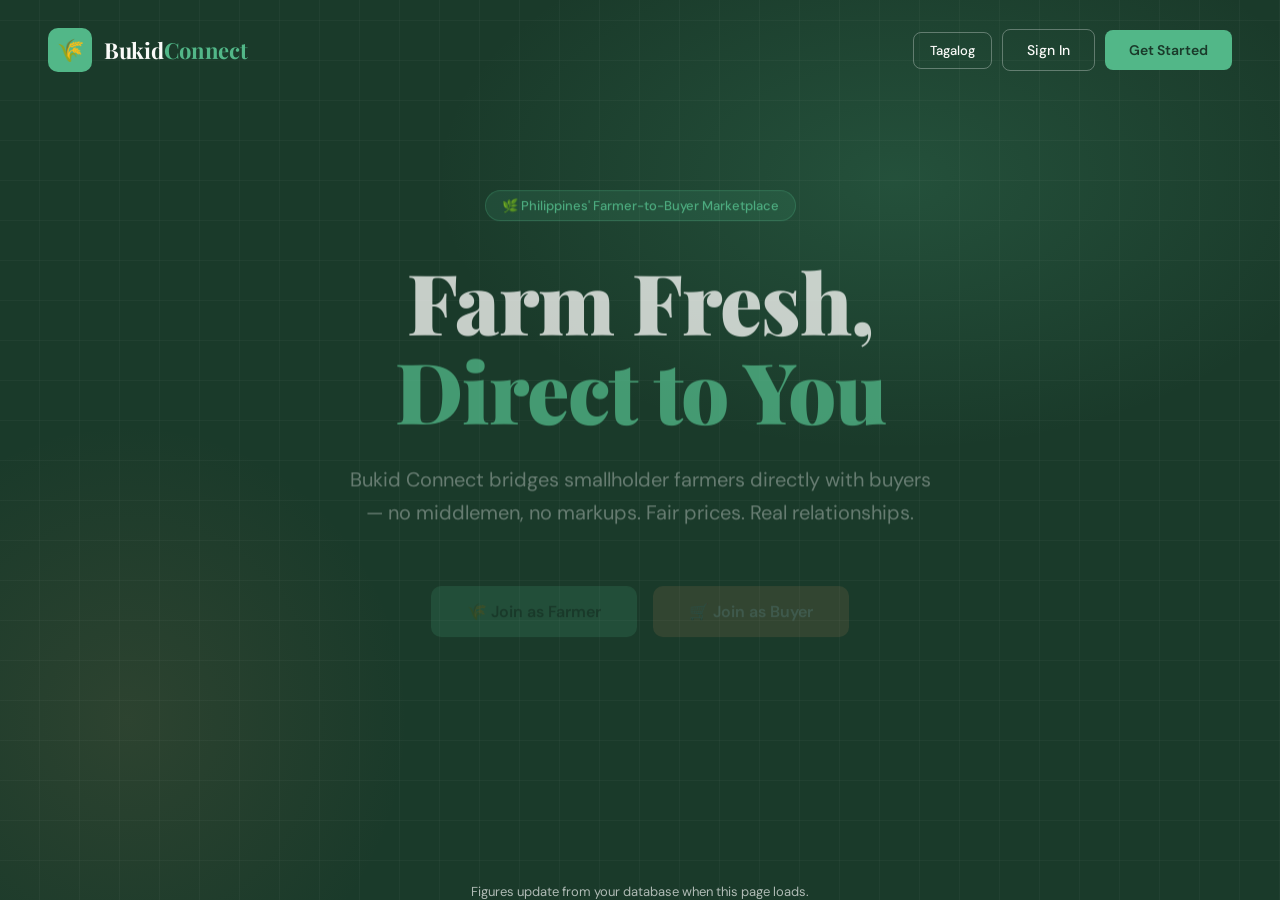
<file: index.html>
<!DOCTYPE html>
<html lang="en">
<head>
<meta charset="UTF-8"/>
<meta http-equiv="refresh" content="0;url=html/en/index.html"/>
<title>Bukid Connect — Redirecting…</title>
<link rel="canonical" href="html/en/index.html"/>
</head>
<body>
<p>Redirecting to <a href="html/en/index.html">Bukid Connect</a>…</p>
</body>
</html>
</file>
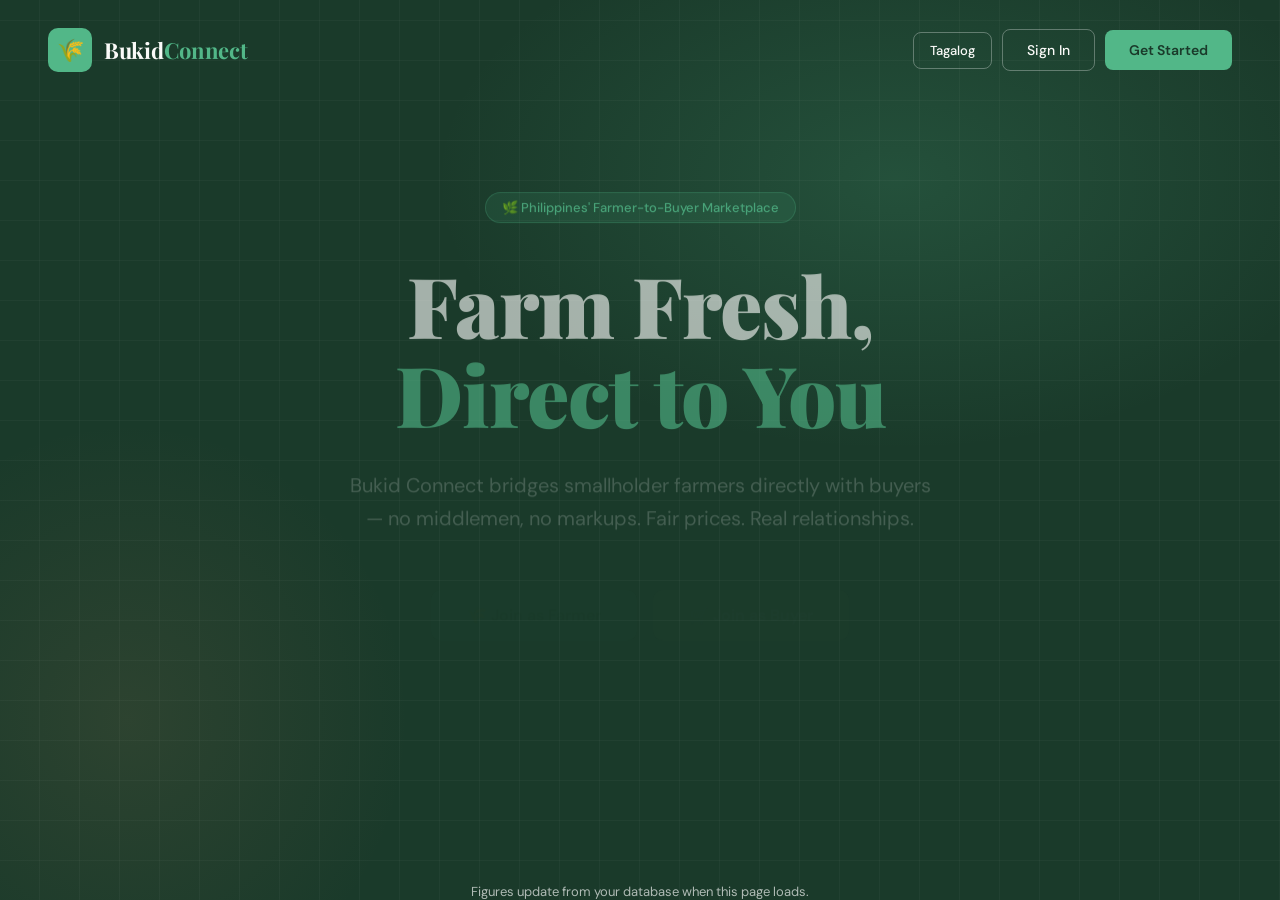
<file: html/index.html>
<!DOCTYPE html>
<html lang="en">
<head>
<meta charset="UTF-8"/>
<meta http-equiv="refresh" content="0;url=en/index.html"/>
<title>Bukid Connect — Redirecting…</title>
<link rel="canonical" href="en/index.html"/>
</head>
<body>
<p>Redirecting to <a href="en/index.html">English app</a>…</p>
</body>
</html>
</file>
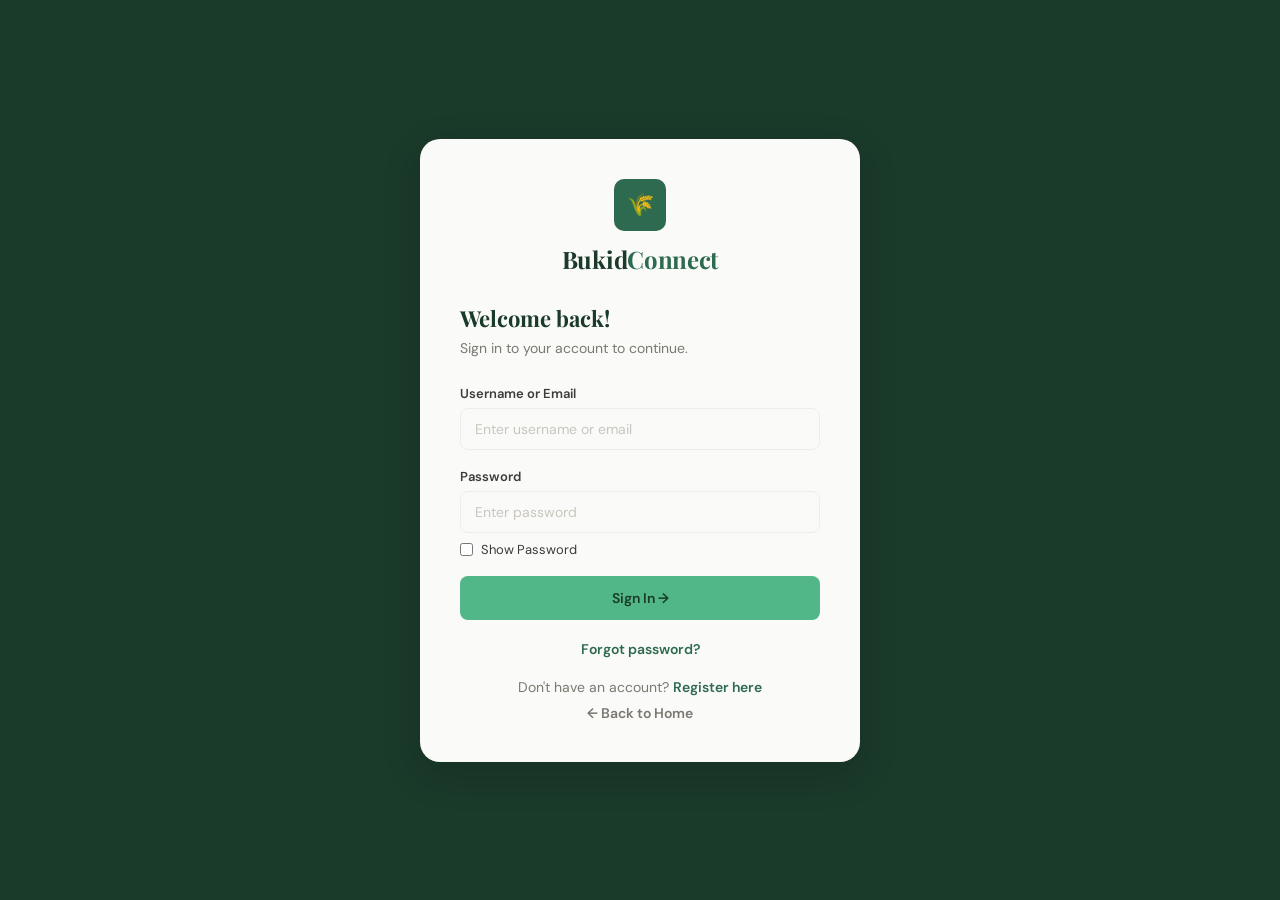
<file: html/admin/index.html>
<!DOCTYPE html>
<html lang="en">
<head>
<meta charset="UTF-8"/>
<meta http-equiv="refresh" content="0;url=../en/index.html?join=admin"/>
<title>Bukid Connect — Admin</title>
</head>
<body>
<p>Opening sign-in for administrators… <a href="../en/index.html?join=admin">Continue</a></p>
</body>
</html>
</file>
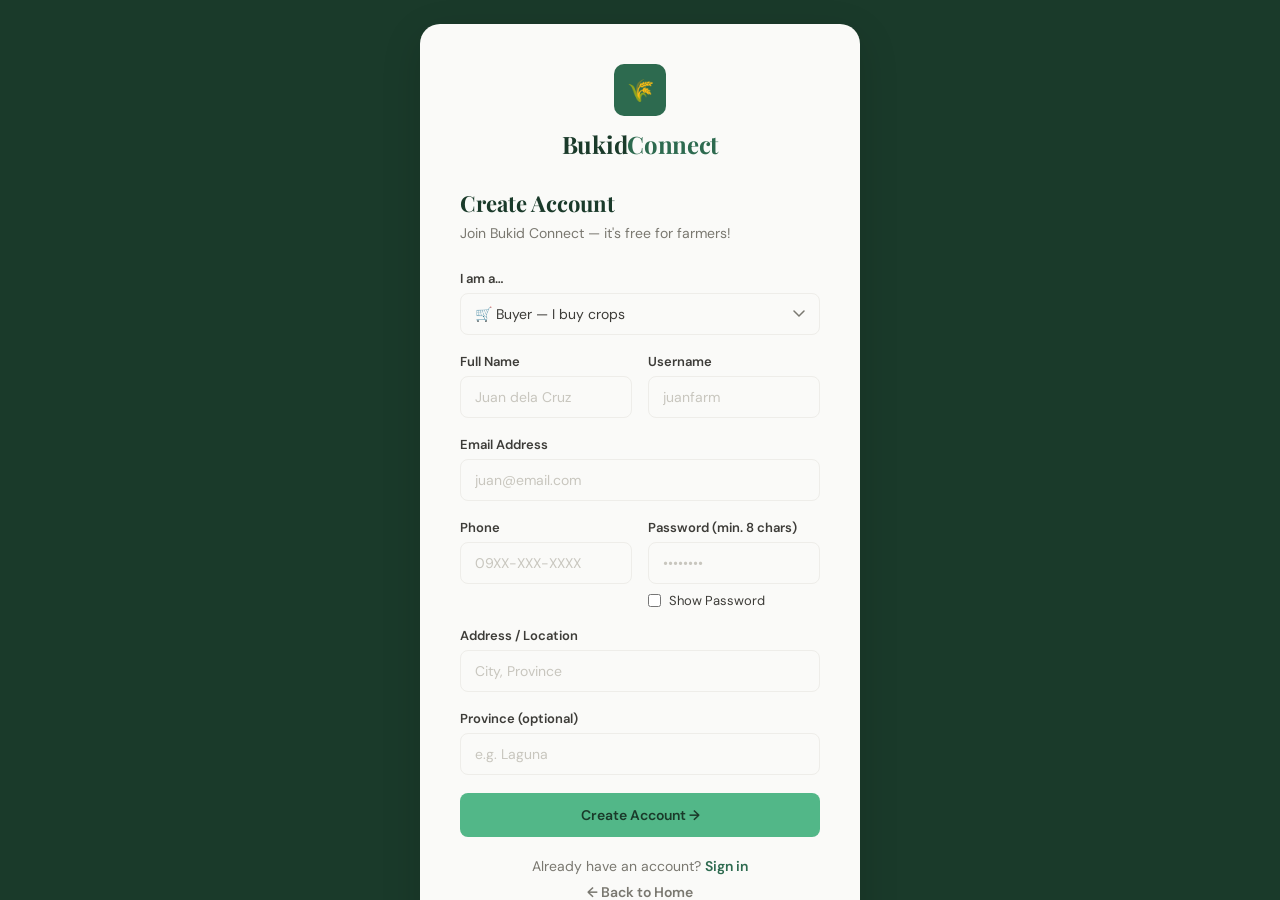
<file: html/buyer/index.html>
<!DOCTYPE html>
<html lang="en">
<head>
<meta charset="UTF-8"/>
<meta http-equiv="refresh" content="0;url=../en/index.html?join=buyer"/>
<title>Bukid Connect — Buyer</title>
</head>
<body>
<p>Opening buyer registration… <a href="../en/index.html?join=buyer">Continue</a></p>
</body>
</html>
</file>
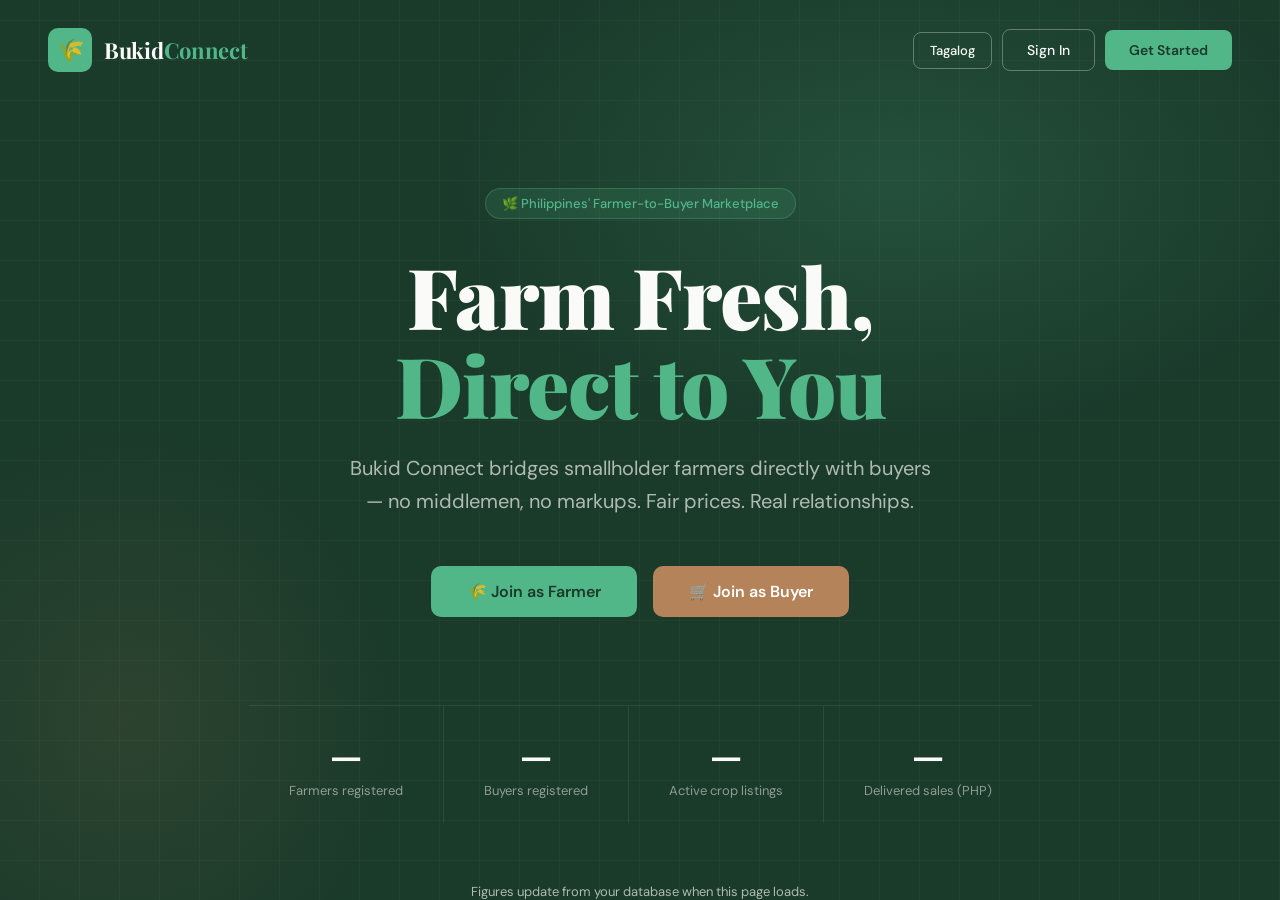
<file: html/en/index.html>
<!DOCTYPE html>
<html lang="en">
<head>
<meta charset="UTF-8"/>
<meta name="viewport" content="width=device-width, initial-scale=1.0"/>
<meta name="apidir" content="../../php/"/>
<title>Bukid Connect — Farm-to-Buyer Marketplace</title>
<link rel="preconnect" href="https://fonts.googleapis.com"/>
<link href="https://fonts.googleapis.com/css2?family=Playfair+Display:wght@700;900&amp;family=DM+Sans:wght@300;400;500;600&amp;display=swap" rel="stylesheet"/>
<link rel="stylesheet" href="../../css/main.css"/>
</head>
<body>
<!-- ═══════════ LANDING PAGE ═══════════ -->
<div id="landing">
  <div class="land-bg"></div>
  <div class="land-pattern"></div>
  <nav class="land-nav">
    <div class="logo">
      <div class="logo-icon">🌾</div>
      <div class="logo-text">Bukid<span>Connect</span></div>
    </div>
    <div class="land-nav-btns" style="align-items:center;gap:10px">
      <a class="btn btn-outline" href="../tl/index.html" style="font-size:13px;padding:9px 16px;border-radius:8px">Tagalog</a>
      <button type="button" class="btn btn-outline" onclick="showAuth('login')">Sign In</button>
      <button type="button" class="btn btn-primary" onclick="showAuth('register')">Get Started</button>
    </div>
  </nav>
  <div class="land-hero">
    <div class="land-badge">🌿 Philippines' Farmer-to-Buyer Marketplace</div>
    <h1 class="land-h1">Farm Fresh,<br/><em>Direct to You</em></h1>
    <p class="land-sub">Bukid Connect bridges smallholder farmers directly with buyers — no middlemen, no markups. Fair prices. Real relationships.</p>
    <div class="land-ctas">
      <button type="button" class="btn btn-primary btn-lg" onclick="location.href='../farmer/'">🌾 Join as Farmer</button>
      <button type="button" class="btn btn-earth btn-lg" onclick="location.href='../buyer/'">🛒 Join as Buyer</button>
    </div>
  </div>
  <div class="land-stats">
    <div class="stat-card"><div class="stat-num" id="stat-farmers">—</div><div class="stat-label">Farmers registered</div></div>
    <div class="stat-card"><div class="stat-num" id="stat-buyers">—</div><div class="stat-label">Buyers registered</div></div>
    <div class="stat-card"><div class="stat-num" id="stat-listings">—</div><div class="stat-label">Active crop listings</div></div>
    <div class="stat-card"><div class="stat-num" id="stat-revenue">—</div><div class="stat-label">Delivered sales (PHP)</div></div>
  </div>
  <p class="land-stats-note" style="text-align:center;font-size:13px;color:rgba(255,255,255,.65);margin-top:12px">Figures update from your database when this page loads.</p>
</div>

<!-- ═══════════ AUTH PAGE ═══════════ -->
<div id="auth-page" style="display:none">
  <div class="auth-card">
    <div class="auth-logo">
      <div class="logo-icon" style="background:var(--green-mid);">🌾</div>
      <div class="logo-text" style="color:var(--green-deep)">Bukid<span style="color:var(--green-mid)">Connect</span></div>
    </div>
    <div id="login-form">
      <div class="auth-title">Welcome back!</div>
      <div class="auth-sub">Sign in to your account to continue.</div>
      <div class="form-group">
        <label class="form-label">Username or Email</label>
        <input type="text" id="login-user" class="form-input" placeholder="Enter username or email"/>
      </div>
      <div class="form-group">
        <label class="form-label">Password</label>
        <input type="password" id="login-pass" class="form-input" placeholder="Enter password" onkeydown="if(event.key==='Enter')doLogin()"/>
        <label style="font-size: 13px; margin-top: 8px; display: flex; align-items: center; gap: 8px; cursor: pointer; color: var(--gray-600);">
          <input type="checkbox" onclick="togglePasswordVisibility('login-pass')"> Show Password
        </label>
      </div>
      <button type="button" class="btn btn-primary" style="width:100%;justify-content:center;padding:13px" onclick="doLogin()">Sign In →</button>
      <div class="auth-toggle"><a href="#" onclick="event.preventDefault();showAuthTab('forgot')" style="cursor:pointer">Forgot password?</a></div>
      <div class="auth-toggle">Don't have an account? <a href="#" onclick="event.preventDefault();showAuthTab('register')">Register here</a></div>
      <div class="auth-toggle" style="margin-top:8px"><a href="#" onclick="event.preventDefault();showLanding()" style="color:var(--gray-500)">← Back to Home</a></div>
    </div>
    <div id="register-form" style="display:none">
      <div class="auth-title">Create Account</div>
      <div class="auth-sub">Join Bukid Connect — it's free for farmers!</div>
      <div class="form-group">
        <label class="form-label">I am a…</label>
        <select id="reg-role" class="form-input">
          <option value="farmer">🌾 Farmer — I sell crops</option>
          <option value="buyer">🛒 Buyer — I buy crops</option>
        </select>
      </div>
      <div class="form-grid">
        <div class="form-group">
          <label class="form-label">Full Name</label>
          <input type="text" id="reg-name" class="form-input" placeholder="Juan dela Cruz"/>
        </div>
        <div class="form-group">
          <label class="form-label">Username</label>
          <input type="text" id="reg-user" class="form-input" placeholder="juanfarm"/>
        </div>
      </div>
      <div class="form-group">
        <label class="form-label">Email Address</label>
        <input type="email" id="reg-email" class="form-input" placeholder="juan@email.com"/>
      </div>
      <div class="form-grid">
        <div class="form-group">
          <label class="form-label">Phone</label>
          <input type="text" id="reg-phone" class="form-input" placeholder="09XX-XXX-XXXX"/>
        </div>
        <div class="form-group">
          <label class="form-label">Password (min. 8 chars)</label>
          <input type="password" id="reg-pass" class="form-input" placeholder="••••••••"/>
          <label style="font-size: 13px; margin-top: 8px; display: flex; align-items: center; gap: 8px; cursor: pointer; color: var(--gray-600);">
            <input type="checkbox" onclick="togglePasswordVisibility('reg-pass')"> Show Password
          </label>
        </div>
      </div>
      <div class="form-group">
        <label class="form-label">Address / Location</label>
        <input type="text" id="reg-addr" class="form-input" placeholder="City, Province"/>
      </div>
      <div class="form-group" id="reg-farm-wrap" style="display:none">
        <label class="form-label">Farm name</label>
        <input type="text" id="reg-farm" class="form-input" placeholder="Your farm or cooperative name"/>
      </div>
      <div class="form-group">
        <label class="form-label">Province (optional)</label>
        <input type="text" id="reg-province" class="form-input" placeholder="e.g. Laguna"/>
      </div>
      <button type="button" class="btn btn-primary" style="width:100%;justify-content:center;padding:13px" onclick="doRegister()">Create Account →</button>
      <div class="auth-toggle">Already have an account? <a onclick="showAuthTab('login')">Sign in</a></div>
      <div class="auth-toggle" style="margin-top:8px"><a href="#" onclick="event.preventDefault();showLanding()" style="color:var(--gray-500)">← Back to Home</a></div>
    </div>
    <div id="otp-form" style="display:none">
      <div class="auth-title">Verify your email</div>
      <div class="auth-sub">Enter the 6-digit code sent to your Gmail. <span id="otp-email-hint"></span></div>
      <input type="hidden" id="otp-email"/>
      <div class="form-group">
        <label class="form-label">6-digit OTP</label>
        <input type="text" id="otp-code" class="form-input" placeholder="000000" maxlength="8" inputmode="numeric"/>
      </div>
      <button type="button" class="btn btn-primary" style="width:100%;justify-content:center;padding:13px" onclick="doVerifyOtp()">Verify &amp; continue →</button>
      <div class="auth-toggle"><a href="#" onclick="event.preventDefault();doResendOtp()">Resend code</a></div>
      <div class="auth-toggle" style="margin-top:8px"><a href="#" onclick="event.preventDefault();showAuthTab('login')" style="color:var(--gray-500)">← Back to sign in</a></div>
    </div>
    <div id="forgot-password-form" style="display:none">
      <div class="auth-title">Reset password</div>
      <div class="auth-sub" id="forgot-step-label">We’ll email you a one-time code.</div>
      <div id="forgot-step-email">
        <div class="form-group">
          <label class="form-label">Account email</label>
          <input type="email" id="forgot-email" class="form-input" placeholder="you@email.com"/>
        </div>
        <button type="button" class="btn btn-primary" style="width:100%;justify-content:center;padding:13px" onclick="doForgotRequest()">Send reset code →</button>
      </div>
      <div id="forgot-step-code" style="display:none">
        <input type="hidden" id="forgot-email-held"/>
        <div class="form-group">
          <label class="form-label">6-digit code</label>
          <input type="text" id="forgot-code" class="form-input" maxlength="8" inputmode="numeric" placeholder="000000"/>
        </div>
        <div class="form-group">
          <label class="form-label">New password (min. 8)</label>
          <input type="password" id="forgot-newpass" class="form-input" placeholder="••••••••"/>
          <label style="font-size: 13px; margin-top: 8px; display: flex; align-items: center; gap: 8px; cursor: pointer; color: var(--gray-600);">
            <input type="checkbox" onclick="togglePasswordVisibility('forgot-newpass')"> Show Password
          </label>
        </div>
        <button type="button" class="btn btn-primary" style="width:100%;justify-content:center;padding:13px" onclick="doForgotReset()">Update password →</button>
      </div>
      <div class="auth-toggle" style="margin-top:12px"><a href="#" onclick="event.preventDefault();showAuthTab('login')" style="color:var(--gray-500)">← Back to sign in</a></div>
    </div>
  </div>
</div>

<!-- ═══════════ APP SHELL ═══════════ -->
<div id="app">
  <!-- SIDEBAR -->
  <aside class="sidebar" id="sidebar">
    <div class="sidebar-logo">
      <div class="logo">
        <div class="logo-icon" style="width:36px;height:36px;font-size:18px">🌾</div>
        <div class="logo-text" style="font-size:17px">Bukid<span>Connect</span></div>
      </div>
    </div>
    <div class="sidebar-user">
      <div class="sidebar-user-name" id="sb-name">Loading...</div>
      <div class="sidebar-user-role" id="sb-role">—</div>
      <div class="role-badge" id="sb-badge">—</div>
    </div>
    <nav class="sidebar-nav" id="sidebar-nav"></nav>
    <div class="sidebar-footer">
      <div class="nav-item" onclick="doLogout()">
        <span class="nav-icon">🚪</span> Sign Out
      </div>
    </div>
  </aside>

  <!-- MAIN -->
  <div class="main">
    <header class="topbar">
      <div class="topbar-title" id="topbar-title">Dashboard</div>
      <div class="topbar-right">
        <div class="alert-bell" onclick="showPage('notifications')" title="Notifications">
          🔔<div class="alert-dot" id="notif-dot" style="display:none"></div>
        </div>
        <span style="font-size:13px;color:var(--gray-500)" id="topbar-user">—</span>
      </div>
    </header>
    <div class="content">

      <!-- ── DASHBOARD ── -->
      <div class="page" id="page-dashboard">
        <div class="section-header">
          <div><div class="section-title" id="dash-greeting">Good morning! 👋</div>
          <div class="section-sub">Here's what's happening on Bukid Connect today.</div></div>
        </div>
        <div class="stat-grid" id="dash-stats"></div>
        <div id="dash-buyer-rec" class="card" style="display:none;margin-bottom:20px">
          <div class="card-header"><div class="card-title">🌱 Recommended for you</div></div>
          <div class="card-body" id="dash-rec-list"><p style="color:var(--gray-500);font-size:14px">Loading picks…</p></div>
        </div>
        <div style="display:grid;grid-template-columns:1fr 1fr;gap:20px">
          <div class="card">
            <div class="card-header"><div class="card-title">🔔 Latest Alerts</div></div>
            <div class="card-body" id="dash-alerts-list"><div class="empty-state"><div class="empty-icon">🔔</div><p>No alerts yet.</p></div></div>
          </div>
          <div class="card">
            <div class="card-header"><div class="card-title">📦 Recent Orders</div></div>
            <div class="card-body" id="dash-orders-list"><div class="empty-state"><div class="empty-icon">📦</div><p>No orders yet.</p></div></div>
          </div>
        </div>
      </div>

      <!-- ── MARKETPLACE (buyer view) ── -->
      <div class="page" id="page-marketplace">
        <div class="section-header">
          <div><div class="section-title">🛒 Marketplace</div><div class="section-sub">Fresh crops direct from verified farmers.</div></div>
        </div>
        <div class="search-bar">
          <span class="search-icon">🔍</span>
          <input type="text" placeholder="Search crops, location…" id="crop-search" oninput="filterCrops()"/>
          <select id="crop-cat" class="form-input" style="width:180px;margin:0" onchange="filterCrops()">
            <option value="">Loading categories…</option>
          </select>
        </div>
        <div class="crop-grid" id="marketplace-grid"><div class="empty-state"><div class="empty-icon">🌾</div><p>Loading crops…</p></div></div>
      </div>

      <!-- ── MY CROPS (farmer) ── -->
      <div class="page" id="page-my-crops">
        <div class="section-header">
          <div><div class="section-title">🌿 My Crop Listings</div><div class="section-sub">Manage what you sell on the marketplace.</div></div>
          <button type="button" class="btn btn-primary" onclick="openModal('modal-add-crop')">+ Add Crop</button>
        </div>
        <div class="card">
          <div class="card-body">
            <div class="table-wrap">
              <table>
                <thead><tr><th>Crop</th><th>Category</th><th>Price/Unit</th><th>Qty Available</th><th>Harvest Date</th><th>Status</th><th>Orders</th><th>Actions</th></tr></thead>
                <tbody id="my-crops-table"><tr><td colspan="8" style="text-align:center;color:var(--gray-500);padding:40px">Loading…</td></tr></tbody>
              </table>
            </div>
          </div>
        </div>
      </div>

      <!-- ── ORDERS ── -->
      <div class="page" id="page-orders">
        <div class="section-header">
          <div><div class="section-title">📦 Orders</div><div class="section-sub" id="orders-sub">Track all your orders.</div></div>
        </div>
        <div class="card">
          <div class="card-body">
            <div class="table-wrap">
              <table>
                <thead><tr><th>Order #</th><th>Crop</th><th id="orders-col1">Farmer</th><th>Qty</th><th>Total</th><th>Type</th><th>Delivery</th><th>Status</th><th>Date</th><th>Actions</th></tr></thead>
                <tbody id="orders-table"><tr><td colspan="10" style="text-align:center;color:var(--gray-500);padding:40px">Loading…</td></tr></tbody>
              </table>
            </div>
          </div>
        </div>
      </div>

      <!-- ── VISITS ── -->
      <div class="page" id="page-visits">
        <div class="section-header">
          <div><div class="section-title">📅 Farm Visits</div><div class="section-sub">Schedule and manage farm visit appointments.</div></div>
          <button type="button" class="btn btn-primary" id="btn-schedule-visit" onclick="openModal('modal-schedule-visit')" style="display:none">+ Schedule Visit</button>
        </div>
        <div style="display:grid;grid-template-columns:1fr 1fr;gap:20px;margin-bottom:24px">
          <div class="card">
            <div class="card-header"><div class="card-title">🗓 Visit Scheduling Flow</div></div>
            <div class="card-body">
              <div class="flow-steps">
                <div class="flow-step"><div class="flow-num">1</div><div class="flow-text">Buyer opens Farmer Profile → taps 'Schedule a Visit'</div></div>
                <div class="flow-step"><div class="flow-num">2</div><div class="flow-text">Buyer selects date/time slot from farmer's available calendar</div></div>
                <div class="flow-step"><div class="flow-num">3</div><div class="flow-text">Buyer adds visit purpose (quality check, bulk deal, etc.)</div></div>
                <div class="flow-step"><div class="flow-num">4</div><div class="flow-text">Farmer receives request → Approve / Decline / Reschedule</div></div>
                <div class="flow-step"><div class="flow-num">5</div><div class="flow-text">System sends confirmation to buyer & blocks the time slot</div></div>
                <div class="flow-step"><div class="flow-num">6</div><div class="flow-text">Auto-reminders sent to BOTH at 24 hours & 1 hour before</div></div>
                <div class="flow-step"><div class="flow-num">7</div><div class="flow-text">After visit: Buyer submits rating & review on farmer profile</div></div>
              </div>
            </div>
          </div>
          <div class="card">
            <div class="card-header"><div class="card-title">📋 My Visit Appointments</div></div>
            <div class="card-body" id="visits-list"><div class="empty-state"><div class="empty-icon">📅</div><p>No visits scheduled yet.</p></div></div>
          </div>
        </div>
      </div>

      <!-- ── MESSAGES ── -->
      <div class="page" id="page-messages">
        <div class="section-header">
          <div><div class="section-title">💬 Messages</div><div class="section-sub">Direct chat with farmers and buyers.</div></div>
        </div>
        <div class="card" style="padding:0;overflow:hidden">
          <div class="chat-wrap">
            <div class="chat-list" id="chat-list"><div style="padding:16px;font-size:12px;color:var(--gray-500)">No conversations yet.</div></div>
            <div class="chat-main">
              <div class="chat-messages" id="chat-messages"><div class="empty-state"><div class="empty-icon">💬</div><p>Select a conversation or start a new one.</p></div></div>
              <div class="chat-input" id="chat-input-area" style="display:none">
                <input type="text" id="chat-text" placeholder="Type a message…" onkeydown="if(event.key==='Enter')sendMessage()"/>
                <button type="button" class="btn btn-primary btn-sm" onclick="sendMessage()">Send</button>
              </div>
            </div>
          </div>
        </div>
      </div>

      <!-- ── ALERTS ── -->
      <div class="page" id="page-alerts">
        <div class="section-header">
          <div><div class="section-title">🔔 Broadcasts & Alerts</div><div class="section-sub">Weather, pest, and market updates from admins.</div></div>
          <button type="button" class="btn btn-primary" id="btn-post-alert" onclick="openModal('modal-post-alert')" style="display:none">+ Post Alert</button>
        </div>
        <div id="alerts-list"><div class="empty-state"><div class="empty-icon">🔔</div><p>No alerts posted yet.</p></div></div>
      </div>

      <!-- ── ADMIN: USERS ── -->
      <div class="page" id="page-admin-users">
        <div class="section-header">
          <div><div class="section-title">👥 User Management</div><div class="section-sub">Manage all farmer and buyer accounts.</div></div>
        </div>
        <div class="card">
          <div class="card-body">
            <div class="table-wrap">
              <table>
                <thead><tr><th>ID</th><th>Name</th><th>Username</th><th>Email</th><th>Role</th><th>Verified</th><th>Status</th><th>Joined</th><th>Actions</th></tr></thead>
                <tbody id="admin-users-table"><tr><td colspan="9" style="text-align:center;color:var(--gray-500);padding:40px">Loading…</td></tr></tbody>
              </table>
            </div>
          </div>
        </div>
      </div>

      <!-- ── ADMIN: ALL ORDERS ── -->
      <div class="page" id="page-admin-orders">
        <div class="section-header">
          <div><div class="section-title">📦 All Transactions</div><div class="section-sub">Monitor all marketplace orders.</div></div>
        </div>
        <div class="card">
          <div class="card-body">
            <div class="table-wrap">
              <table>
                <thead><tr><th>#</th><th>Crop</th><th>Farmer</th><th>Buyer</th><th>Qty</th><th>Total</th><th>Status</th><th>Date</th></tr></thead>
                <tbody id="admin-orders-table"><tr><td colspan="8" style="text-align:center;color:var(--gray-500);padding:40px">Loading…</td></tr></tbody>
              </table>
            </div>
          </div>
        </div>
      </div>

      <!-- ── ADMIN: PLATFORM ANALYTICS ── -->
      <div class="page" id="page-admin-analytics">
        <div class="section-header">
          <div><div class="section-title">📊 Platform analytics</div><div class="section-sub">KPIs, order mix, and category performance (admin).</div></div>
        </div>
        <div class="stat-grid" id="admin-analytics-stats"></div>
        <div class="card" style="margin-top:16px">
          <div class="card-header"><div class="card-title">Orders by status</div></div>
          <div class="card-body" id="admin-analytics-status"></div>
        </div>
        <div class="card" style="margin-top:16px">
          <div class="card-header"><div class="card-title">Last 12 months</div></div>
          <div class="card-body" id="admin-analytics-months"></div>
        </div>
        <div class="card" style="margin-top:16px">
          <div class="card-header"><div class="card-title">Top categories (by delivered revenue)</div></div>
          <div class="card-body" id="admin-analytics-cats"></div>
        </div>
      </div>

      <!-- ── ADMIN: REPORTS (CSV) ── -->
      <div class="page" id="page-admin-reports">
        <div class="section-header">
          <div><div class="section-title">📄 Reports &amp; export</div><div class="section-sub">Download CSV datasets for documentation or analysis.</div></div>
        </div>
        <div class="card">
          <div class="card-body" id="admin-reports-body"></div>
        </div>
      </div>

      <!-- ── NOTIFICATIONS ── -->
      <div class="page" id="page-notifications">
        <div class="section-header">
          <div><div class="section-title">🔔 Notifications</div><div class="section-sub">Orders, visits, messages, and system alerts.</div></div>
          <button type="button" class="btn btn-ghost btn-sm" onclick="markAllNotifRead()">Mark all read</button>
        </div>
        <div class="card"><div class="card-body" id="notifications-list"><div class="empty-state"><p>Loading…</p></div></div></div>
      </div>

      <!-- ── SETTINGS ── -->
      <div class="page" id="page-settings">
        <div class="section-header">
          <div><div class="section-title">⚙️ Profile &amp; Security</div><div class="section-sub">Update your account and password.</div></div>
        </div>
        <div class="card" style="max-width:640px">
          <div class="card-header"><div class="card-title">Profile</div></div>
          <div class="card-body">
            <div class="form-group"><label class="form-label">Full name</label><input type="text" id="set-name" class="form-input"/></div>
            <div class="form-group"><label class="form-label">Phone</label><input type="text" id="set-phone" class="form-input"/></div>
            <div class="form-group"><label class="form-label">Address</label><input type="text" id="set-addr" class="form-input"/></div>
            <div class="form-group" id="set-farm-group" style="display:none"><label class="form-label">Farm name</label><input type="text" id="set-farm" class="form-input"/></div>
            <div class="form-group"><label class="form-label">Province</label><input type="text" id="set-province" class="form-input"/></div>
            <button type="button" class="btn btn-primary" onclick="saveProfile()">Save profile</button>
          </div>
        </div>
        <div class="card" style="max-width:640px;margin-top:20px">
          <div class="card-header"><div class="card-title">Change password</div></div>
          <div class="card-body">
            <div class="form-group">
              <label class="form-label">Current password</label>
              <input type="password" id="set-pass-old" class="form-input"/>
              <label style="font-size: 13px; margin-top: 8px; display: flex; align-items: center; gap: 8px; cursor: pointer; color: var(--gray-600);">
                <input type="checkbox" onclick="togglePasswordVisibility('set-pass-old')"> Show Password
              </label>
            </div>
            <div class="form-group">
              <label class="form-label">New password</label>
              <input type="password" id="set-pass-new" class="form-input"/>
              <label style="font-size: 13px; margin-top: 8px; display: flex; align-items: center; gap: 8px; cursor: pointer; color: var(--gray-600);">
                <input type="checkbox" onclick="togglePasswordVisibility('set-pass-new')"> Show Password
              </label>
            </div>
            <button type="button" class="btn btn-earth" onclick="changePassword()">Update password</button>
          </div>
        </div>
      </div>

      <!-- ── FARMER ANALYTICS ── -->
      <div class="page" id="page-analytics">
        <div class="section-header">
          <div><div class="section-title">📊 Earnings &amp; Analytics</div><div class="section-sub">Delivered sales and crop performance.</div></div>
        </div>
        <div class="stat-grid" id="analytics-stats"></div>
        <div class="card" style="margin-top:16px">
          <div class="card-header"><div class="card-title">Orders by status</div></div>
          <div class="card-body" id="analytics-chart"></div>
        </div>
        <div class="card"><div class="card-header"><div class="card-title">Top delivered crops</div></div><div class="card-body" id="analytics-top"></div></div>
      </div>

      <!-- ── FAVORITES (buyer) ── -->
      <div class="page" id="page-favorites">
        <div class="section-header">
          <div><div class="section-title">⭐ Favorite farmers</div><div class="section-sub">Quick access to trusted producers.</div></div>
        </div>
        <div class="crop-grid" id="favorites-grid"></div>
      </div>

      <!-- ── TRANSACTION HISTORY ── -->
      <div class="page" id="page-transactions">
        <div class="section-header">
          <div><div class="section-title">💳 Transaction history</div><div class="section-sub">Completed marketplace settlements.</div></div>
        </div>
        <div class="card"><div class="card-body"><div class="table-wrap"><table><thead><tr><th>Order</th><th>Crop</th><th>Amount</th><th>Date</th></tr></thead><tbody id="txn-table"></tbody></table></div></div></div>
      </div>

      <!-- ── ADMIN: CROP MONITORING ── -->
      <div class="page" id="page-admin-crops">
        <div class="section-header">
          <div><div class="section-title">🌿 Crop listings</div><div class="section-sub">Moderate marketplace listings.</div></div>
        </div>
        <div class="card"><div class="card-body"><div class="table-wrap"><table><thead><tr><th>ID</th><th>Crop</th><th>Farmer</th><th>Qty</th><th>Status</th><th>Actions</th></tr></thead><tbody id="admin-crops-table"></tbody></table></div></div></div>
      </div>

      <!-- ── ADMIN: AUDIT & EVENTS ── -->
      <div class="page" id="page-admin-audit">
        <div class="section-header">
          <div><div class="section-title">📜 Audit logs</div><div class="section-sub">Security and administrative actions.</div></div>
        </div>
        <div class="card"><div class="card-body"><div class="table-wrap"><table><thead><tr><th>When</th><th>User</th><th>Action</th><th>Details</th><th>IP</th></tr></thead><tbody id="audit-table"></tbody></table></div></div></div>
      </div>
      <div class="page" id="page-admin-events">
        <div class="section-header">
          <div><div class="section-title">⚡ Event log</div><div class="section-sub">Event-driven marketplace trail.</div></div>
        </div>
        <div class="card"><div class="card-body"><div class="table-wrap"><table><thead><tr><th>When</th><th>Event</th><th>Actor</th><th>Entity</th><th>Payload</th></tr></thead><tbody id="events-table"></tbody></table></div></div></div>
      </div>

    </div><!-- /content -->
  </div><!-- /main -->
</div><!-- /app -->

<!-- ═══════════ MODALS ═══════════ -->

<!-- ORDER MODAL -->
<div class="modal-overlay" id="modal-order">
  <div class="modal">
    <div class="modal-header">
      <div class="modal-title">🛒 Place Order</div>
      <div class="modal-close" onclick="closeModal('modal-order')">✕</div>
    </div>
    <div id="order-crop-info" style="background:var(--green-light);border-radius:10px;padding:16px;margin-bottom:20px"></div>
    <div class="form-group">
      <label class="form-label">Quantity</label>
      <div style="display:flex;align-items:center;gap:8px">
        <input type="number" id="order-qty" class="form-input" placeholder="e.g. 10" min="0.5" step="0.5"/>
        <span id="order-unit" style="font-size:14px;color:var(--gray-500);white-space:nowrap"></span>
      </div>
    </div>
    <div class="form-grid">
      <div class="form-group">
        <label class="form-label">Order Type</label>
        <select id="order-type" class="form-input">
          <option value="instant">Instant Order</option>
          <option value="pre-order">Pre-Order (Advance)</option>
        </select>
      </div>
      <div class="form-group">
        <label class="form-label">Delivery Method</label>
        <select id="order-delivery" class="form-input">
          <option value="pickup">Pickup at Farm</option>
          <option value="delivery">Delivery to Me</option>
        </select>
      </div>
    </div>
    <div class="form-group" id="delivery-addr-wrap" style="display:none">
      <label class="form-label">Delivery Address</label>
      <input type="text" id="order-delivery-addr" class="form-input" placeholder="Street, Barangay, City"/>
    </div>
    <div class="form-group">
      <label class="form-label">Notes (optional)</label>
      <textarea id="order-notes" class="form-input" placeholder="Special requests, preferred variety…"></textarea>
    </div>
    <div id="order-total-preview" style="font-size:18px;font-weight:700;color:var(--green-mid);margin-bottom:16px"></div>
    <button type="button" class="btn btn-primary" style="width:100%;justify-content:center;padding:13px" onclick="submitOrder()">Confirm Order →</button>
  </div>
</div>

<!-- ADD CROP MODAL -->
<div class="modal-overlay" id="modal-add-crop">
  <div class="modal" style="max-width:600px">
    <div class="modal-header">
      <div class="modal-title">🌿 Add Crop Listing</div>
      <div class="modal-close" onclick="closeModal('modal-add-crop')">✕</div>
    </div>
    <div class="form-grid">
      <div class="form-group">
        <label class="form-label">Crop Name *</label>
        <input type="text" id="c-name" class="form-input" placeholder="e.g. Ampalaya"/>
      </div>
      <div class="form-group">
        <label class="form-label">Category</label>
        <select id="c-cat" class="form-input">
          <option value="">Loading…</option>
        </select>
      </div>
    </div>
    <div class="form-group">
      <label class="form-label">Description</label>
      <textarea id="c-desc" class="form-input" placeholder="Describe the crop, variety, growing method…"></textarea>
    </div>
    <div class="form-grid">
      <div class="form-group">
        <label class="form-label">Price per Unit (₱) *</label>
        <input type="number" id="c-price" class="form-input" placeholder="50" min="0" step="0.01"/>
      </div>
      <div class="form-group">
        <label class="form-label">Unit</label>
        <select id="c-unit" class="form-input">
          <option value="">Loading units…</option>
        </select>
      </div>
    </div>
    <div class="form-grid">
      <div class="form-group">
        <label class="form-label">Quantity Available *</label>
        <input type="number" id="c-qty" class="form-input" placeholder="100" min="0" step="0.5"/>
      </div>
      <div class="form-group">
        <label class="form-label">Expected Harvest Date</label>
        <input type="date" id="c-harvest" class="form-input"/>
      </div>
    </div>
    <div class="form-grid">
      <div class="form-group">
        <label class="form-label">Farm Location</label>
        <input type="text" id="c-location" class="form-input" placeholder="e.g. Cavite, Calabarzon"/>
      </div>
      <div class="form-group">
        <label class="form-label">Listing Status</label>
        <select id="c-status" class="form-input">
          <option value="available">Available Now</option>
          <option value="pre-order">Pre-Order Only</option>
        </select>
      </div>
    </div>
    <button type="button" class="btn btn-primary" style="width:100%;justify-content:center;padding:13px" onclick="submitAddCrop()">List Crop →</button>
  </div>
</div>

<!-- SCHEDULE VISIT MODAL -->
<div class="modal-overlay" id="modal-schedule-visit">
  <div class="modal">
    <div class="modal-header">
      <div class="modal-title">📅 Schedule Farm Visit</div>
      <div class="modal-close" onclick="closeModal('modal-schedule-visit')">✕</div>
    </div>
    <div class="form-group">
      <label class="form-label">Farmer ID</label>
      <input type="number" id="visit-farmer-id" class="form-input" placeholder="Enter farmer's user ID"/>
    </div>
    <div class="form-grid">
      <div class="form-group">
        <label class="form-label">Visit Date *</label>
        <input type="date" id="visit-date" class="form-input"/>
      </div>
      <div class="form-group">
        <label class="form-label">Visit Time *</label>
        <input type="time" id="visit-time" class="form-input"/>
      </div>
    </div>
    <div class="form-grid">
      <div class="form-group">
        <label class="form-label">Purpose</label>
        <select id="visit-purpose" class="form-input">
          <option value="Quality check">Quality Check</option>
          <option value="Bulk deal negotiation">Bulk Deal Negotiation</option>
          <option value="Farm tour">Farm Tour</option>
          <option value="Contract discussion">Contract Discussion</option>
          <option value="Other">Other</option>
        </select>
      </div>
      <div class="form-group">
        <label class="form-label">Group Size</label>
        <input type="number" id="visit-group" class="form-input" value="1" min="1" max="20"/>
      </div>
    </div>
    <div class="form-group">
      <label class="form-label">Additional Notes</label>
      <textarea id="visit-notes" class="form-input" placeholder="Any specific requests or information…"></textarea>
    </div>
    <button type="button" class="btn btn-primary" style="width:100%;justify-content:center;padding:13px" onclick="submitVisit()">Send Visit Request →</button>
  </div>
</div>

<!-- POST ALERT MODAL -->
<div class="modal-overlay" id="modal-post-alert">
  <div class="modal">
    <div class="modal-header">
      <div class="modal-title">📢 Broadcast Alert</div>
      <div class="modal-close" onclick="closeModal('modal-post-alert')">✕</div>
    </div>
    <div class="form-group">
      <label class="form-label">Alert Type</label>
      <select id="alert-type" class="form-input">
        <option value="weather">🌧 Weather Warning</option>
        <option value="pest">🐛 Pest Alert</option>
        <option value="market">📈 Market Update</option>
        <option value="general">📢 General Announcement</option>
      </select>
    </div>
    <div class="form-group">
      <label class="form-label">Title *</label>
      <input type="text" id="alert-title" class="form-input" placeholder="e.g. Typhoon Warning: Cavite Province"/>
    </div>
    <div class="form-group">
      <label class="form-label">Message *</label>
      <textarea id="alert-message" class="form-input" style="min-height:120px" placeholder="Detailed information about the alert…"></textarea>
    </div>
    <div class="form-group">
      <label class="form-label">Target province (optional)</label>
      <input type="text" id="alert-province" class="form-input" placeholder="Leave blank for nationwide — e.g. Laguna, Benguet"/>
    </div>
    <button type="button" class="btn btn-primary" style="width:100%;justify-content:center;padding:13px" onclick="submitAlert()">Broadcast Alert 📡</button>
  </div>
</div>

<!-- RATE MODAL -->
<div class="modal-overlay" id="modal-rate">
  <div class="modal">
    <div class="modal-header">
      <div class="modal-title">⭐ Rate this Farmer</div>
      <div class="modal-close" onclick="closeModal('modal-rate')">✕</div>
    </div>
    <div class="form-group">
      <label class="form-label">Your Rating</label>
      <div class="star-input" id="star-input">
        <button type="button" onclick="setRating(1)">★</button>
        <button type="button" onclick="setRating(2)">★</button>
        <button type="button" onclick="setRating(3)">★</button>
        <button type="button" onclick="setRating(4)">★</button>
        <button type="button" onclick="setRating(5)">★</button>
      </div>
    </div>
    <input type="hidden" id="rate-farmer-id"/>
    <input type="hidden" id="rate-order-id"/>
    <input type="hidden" id="rate-value" value="0"/>
    <div class="form-group">
      <label class="form-label">Review</label>
      <textarea id="rate-review" class="form-input" placeholder="Share your experience with this farmer…"></textarea>
    </div>
    <button type="button" class="btn btn-primary" style="width:100%;justify-content:center;padding:13px" onclick="submitRating()">Submit Rating →</button>
  </div>
</div>

<!-- TOAST CONTAINER -->
<div class="toast-container" id="toast-container"></div>
<script src="../../js/config.js"></script>
<script src="../../js/shared/utils.js"></script>
<script src="../../js/farmer/farmer-pages.js"></script>
<script src="../../js/buyer/buyer-pages.js"></script>
<script src="../../js/admin/admin-pages.js"></script>
<script src="../../js/shared/navigation.js"></script>
<script src="../../js/shared/app.js"></script>
</body>
</html>
</file>
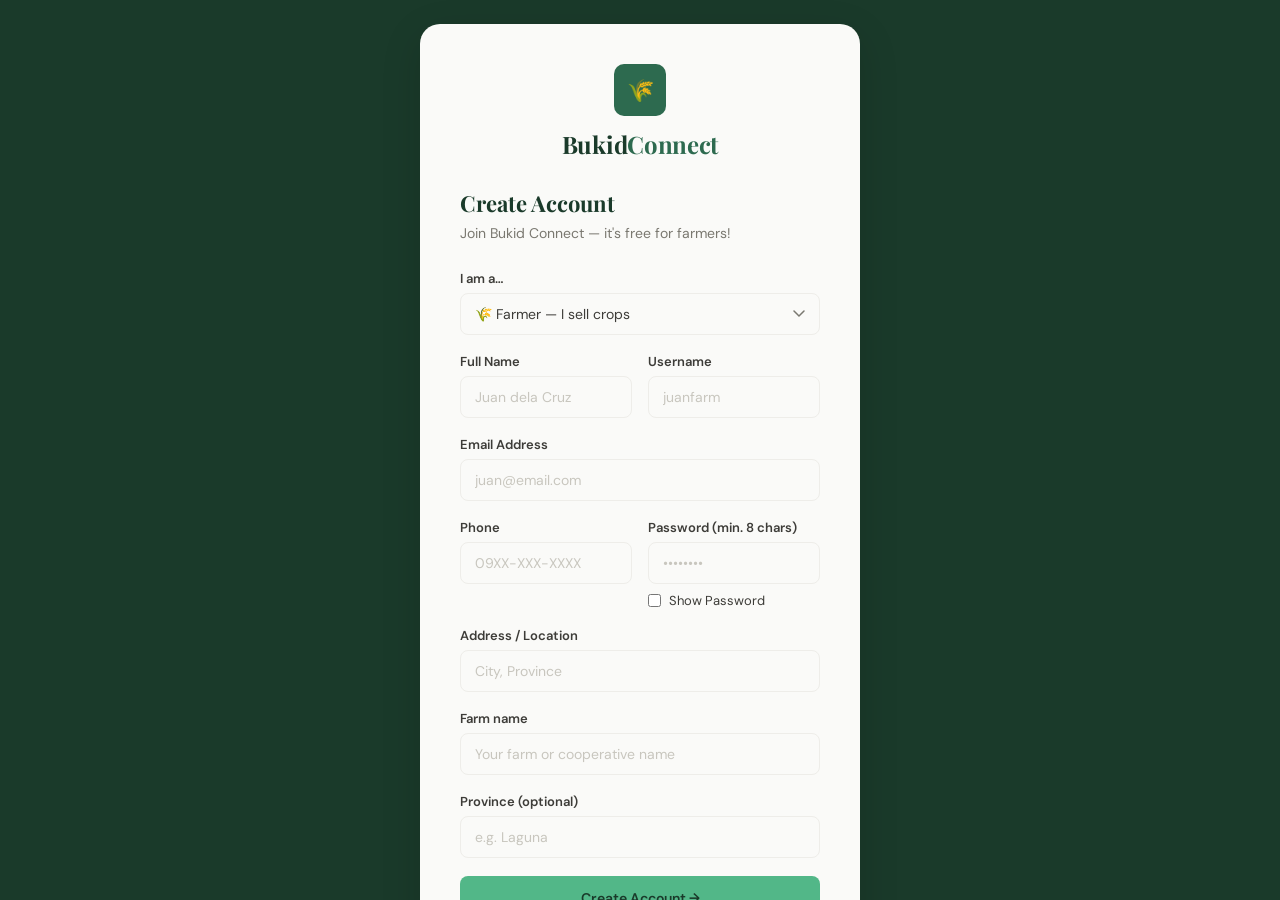
<file: html/farmer/index.html>
<!DOCTYPE html>
<html lang="en">
<head>
<meta charset="UTF-8"/>
<meta http-equiv="refresh" content="0;url=../en/index.html?join=farmer"/>
<title>Bukid Connect — Farmer</title>
</head>
<body>
<p>Opening farmer registration… <a href="../en/index.html?join=farmer">Continue</a></p>
</body>
</html>
</file>
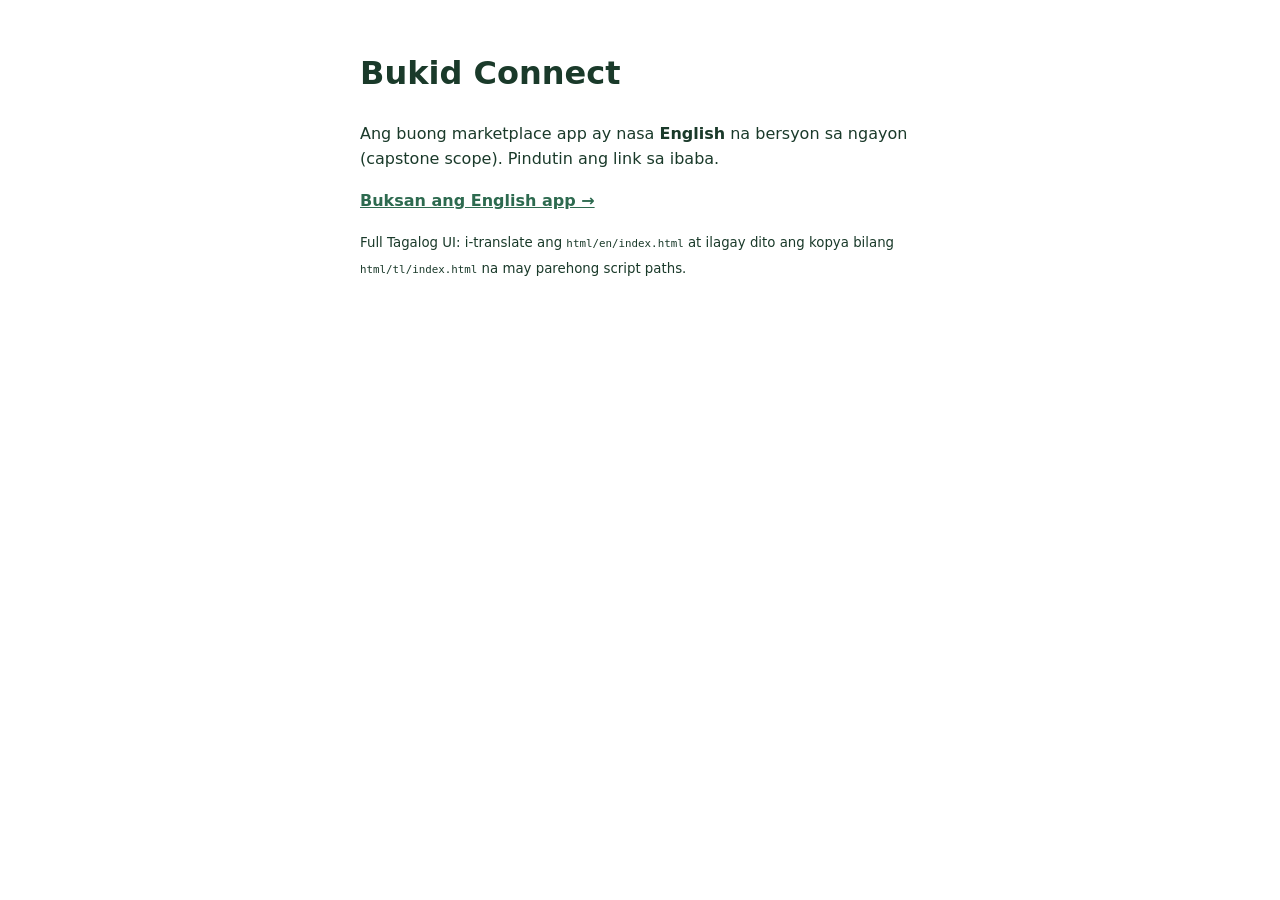
<file: html/tl/index.html>
<!DOCTYPE html>
<html lang="tl">
<head>
<meta charset="UTF-8"/>
<meta name="viewport" content="width=device-width, initial-scale=1.0"/>
<title>Bukid Connect — Tagalog</title>
<style>
  body { font-family: system-ui, sans-serif; max-width: 560px; margin: 48px auto; padding: 0 20px; line-height: 1.6; color: #1a3a2a; }
  a { color: #2d6a4f; font-weight: 600; }
</style>
</head>
<body>
  <h1>Bukid Connect</h1>
  <p>Ang buong marketplace app ay nasa <strong>English</strong> na bersyon sa ngayon (capstone scope). Pindutin ang link sa ibaba.</p>
  <p><a href="../en/index.html">Buksan ang English app →</a></p>
  <p><small>Full Tagalog UI: i-translate ang <code>html/en/index.html</code> at ilagay dito ang kopya bilang <code>html/tl/index.html</code> na may parehong script paths.</small></p>
</body>
</html>
</file>
<file: css/main.css>
/* ═══════════════════════════════════════════════
   BUKID CONNECT — Design System
═══════════════════════════════════════════════ */
:root {
  --green-deep: #1a3a2a;
  --green-mid:  #2d6a4f;
  --green-bright: #52b788;
  --green-light: #d8f3dc;
  --earth:  #b5835a;
  --earth-light: #f4e4d0;
  --gold:   #f4a261;
  --white:  #fafaf8;
  --gray-50: #f7f7f5;
  --gray-100:#eeede9;
  --gray-300:#c8c6be;
  --gray-500:#7a7870;
  --gray-700:#3d3c38;
  --black:  #1a1a18;
  --danger: #e63946;
  --info:   #457b9d;
  --shadow-sm: 0 1px 3px rgba(0,0,0,.08);
  --shadow-md: 0 4px 16px rgba(0,0,0,.1);
  --shadow-lg: 0 12px 40px rgba(0,0,0,.14);
  --radius: 12px;
  --radius-lg: 20px;
  --font-display: 'Playfair Display', serif;
  --font-body: 'DM Sans', sans-serif;
}
*, *::before, *::after { box-sizing: border-box; margin: 0; padding: 0; }
html { scroll-behavior: smooth; }
body {
  font-family: var(--font-body);
  background: var(--white);
  color: var(--gray-700);
  min-height: 100vh;
  overflow-x: hidden;
}
a { color: inherit; text-decoration: none; }
img { max-width: 100%; }
button { cursor: pointer; font-family: var(--font-body); border: none; outline: none; }

/* ── SCROLLBAR ── */
::-webkit-scrollbar { width: 6px; }
::-webkit-scrollbar-track { background: var(--gray-50); }
::-webkit-scrollbar-thumb { background: var(--green-bright); border-radius: 3px; }

/* ══════════════════════════════════════════
   LANDING PAGE
══════════════════════════════════════════ */
#landing {
  min-height: 100vh;
  background: var(--green-deep);
  position: relative;
  overflow: hidden;
  display: flex;
  flex-direction: column;
}
.land-bg {
  position: absolute; inset: 0;
  background:
    radial-gradient(ellipse 60% 50% at 70% 20%, rgba(82,183,136,.18) 0%, transparent 60%),
    radial-gradient(ellipse 40% 60% at 10% 80%, rgba(181,131,90,.12) 0%, transparent 55%);
}
.land-pattern {
  position: absolute; inset: 0;
  background-image: repeating-linear-gradient(
    0deg, transparent, transparent 39px,
    rgba(255,255,255,.03) 39px, rgba(255,255,255,.03) 40px
  ),
  repeating-linear-gradient(
    90deg, transparent, transparent 39px,
    rgba(255,255,255,.03) 39px, rgba(255,255,255,.03) 40px
  );
}
.land-nav {
  position: relative; z-index: 10;
  display: flex; align-items: center; justify-content: space-between;
  padding: 28px 48px;
}
.logo {
  display: flex; align-items: center; gap: 12px;
}
.logo-icon {
  width: 44px; height: 44px;
  background: var(--green-bright);
  border-radius: 10px;
  display: flex; align-items: center; justify-content: center;
  font-size: 22px;
}
.logo-text {
  font-family: var(--font-display);
  font-size: 22px; font-weight: 700;
  color: var(--white);
  letter-spacing: -.3px;
}
.logo-text span { color: var(--green-bright); }
.land-nav-btns { display: flex; gap: 12px; }
.btn { display: inline-flex; align-items: center; gap: 8px; padding: 11px 24px; border-radius: 8px; font-size: 14px; font-weight: 500; transition: all .2s; }
.btn-outline { border: 1.5px solid rgba(255,255,255,.3); color: var(--white); background: transparent; }
.btn-outline:hover { background: rgba(255,255,255,.08); border-color: rgba(255,255,255,.5); }
.btn-primary { background: var(--green-bright); color: var(--green-deep); font-weight: 600; }
.btn-primary:hover { background: #6fcfa0; transform: translateY(-1px); box-shadow: 0 4px 16px rgba(82,183,136,.35); }
.btn-earth { background: var(--earth); color: white; font-weight: 600; }
.btn-earth:hover { background: #c9946a; transform: translateY(-1px); }
.btn-danger { background: var(--danger); color: white; font-weight: 600; }
.btn-danger:hover { background: #c1121f; }
.btn-ghost { background: transparent; border: 1.5px solid var(--gray-300); color: var(--gray-700); }
.btn-ghost:hover { background: var(--gray-50); }
.btn-sm { padding: 7px 16px; font-size: 13px; }
.btn-lg { padding: 15px 36px; font-size: 16px; border-radius: 10px; }

.land-hero {
  position: relative; z-index: 10;
  flex: 1;
  display: flex; flex-direction: column; align-items: center; justify-content: center;
  text-align: center;
  padding: 60px 24px;
}
.land-badge {
  display: inline-flex; align-items: center; gap: 8px;
  background: rgba(82,183,136,.15);
  border: 1px solid rgba(82,183,136,.3);
  color: var(--green-bright);
  padding: 6px 16px; border-radius: 100px;
  font-size: 13px; font-weight: 500;
  margin-bottom: 32px;
  animation: fadeUp .6s ease both;
}
.land-h1 {
  font-family: var(--font-display);
  font-size: clamp(42px, 7vw, 84px);
  font-weight: 900;
  color: var(--white);
  line-height: 1.05;
  letter-spacing: -1px;
  margin-bottom: 24px;
  animation: fadeUp .6s .1s ease both;
}
.land-h1 em { color: var(--green-bright); font-style: normal; }
.land-sub {
  font-size: clamp(16px, 2.2vw, 20px);
  color: rgba(255,255,255,.65);
  max-width: 600px;
  line-height: 1.65;
  margin-bottom: 48px;
  animation: fadeUp .6s .2s ease both;
}
.land-ctas {
  display: flex; gap: 16px; flex-wrap: wrap; justify-content: center;
  animation: fadeUp .6s .3s ease both;
}
.land-stats {
  position: relative; z-index: 10;
  display: flex; justify-content: center; gap: 0;
  padding: 0 48px 48px;
  animation: fadeUp .6s .4s ease both;
}
.stat-card {
  padding: 24px 40px;
  border-top: 1px solid rgba(255,255,255,.08);
  text-align: center;
}
.stat-card + .stat-card { border-left: 1px solid rgba(255,255,255,.08); }
.stat-num { font-family: var(--font-display); font-size: 36px; font-weight: 700; color: var(--white); }
.stat-label { font-size: 13px; color: rgba(255,255,255,.5); margin-top: 4px; }

@keyframes fadeUp { from { opacity:0; transform: translateY(24px); } to { opacity:1; transform: translateY(0); } }

/* ══════════════════════════════════════════
   APP SHELL
══════════════════════════════════════════ */
#app { display: none; min-height: 100vh; background: var(--gray-50); }

/* SIDEBAR */
.sidebar {
  position: fixed; top: 0; left: 0; bottom: 0;
  width: 260px;
  background: var(--green-deep);
  display: flex; flex-direction: column;
  z-index: 100;
  transition: transform .3s ease;
}
.sidebar-logo {
  padding: 28px 24px 20px;
  border-bottom: 1px solid rgba(255,255,255,.06);
}
.sidebar-logo .logo-text { font-size: 18px; }
.sidebar-user {
  padding: 20px 24px;
  border-bottom: 1px solid rgba(255,255,255,.06);
}
.sidebar-user-name { font-size: 14px; font-weight: 600; color: var(--white); }
.sidebar-user-role {
  font-size: 12px; color: rgba(255,255,255,.45); margin-top: 2px;
  text-transform: capitalize;
}
.role-badge {
  display: inline-block; padding: 2px 8px; border-radius: 100px; font-size: 11px; font-weight: 600;
  margin-top: 6px;
}
.role-farmer { background: rgba(82,183,136,.2); color: var(--green-bright); }
.role-buyer  { background: rgba(244,162,97,.2); color: var(--gold); }
.role-admin  { background: rgba(69,123,157,.2); color: #78c1f3; }

.sidebar-nav { flex: 1; padding: 16px 12px; overflow-y: auto; }
.nav-item {
  display: flex; align-items: center; gap: 12px;
  padding: 12px 14px; border-radius: 8px;
  color: rgba(255,255,255,.6);
  font-size: 14px; font-weight: 500;
  cursor: pointer;
  transition: all .18s;
  margin-bottom: 2px;
}
.nav-item:hover { background: rgba(255,255,255,.06); color: var(--white); }
.nav-item.active { background: var(--green-bright); color: var(--green-deep); font-weight: 600; }
.nav-item .nav-icon { font-size: 18px; width: 22px; text-align: center; }
.sidebar-footer { padding: 16px 12px; border-top: 1px solid rgba(255,255,255,.06); }

/* MAIN CONTENT */
.main {
  margin-left: 260px;
  min-height: 100vh;
  display: flex; flex-direction: column;
}
.topbar {
  background: var(--white);
  border-bottom: 1px solid var(--gray-100);
  padding: 0 32px;
  height: 64px;
  display: flex; align-items: center; justify-content: space-between;
  position: sticky; top: 0; z-index: 50;
}
.topbar-title { font-family: var(--font-display); font-size: 20px; font-weight: 700; color: var(--green-deep); }
.topbar-right { display: flex; align-items: center; gap: 16px; }
.alert-bell {
  position: relative; width: 38px; height: 38px;
  border-radius: 8px; background: var(--gray-50);
  display: flex; align-items: center; justify-content: center;
  cursor: pointer; font-size: 18px;
  transition: background .2s;
}
.alert-bell:hover { background: var(--gray-100); }
.alert-dot {
  position: absolute; top: 6px; right: 6px;
  width: 8px; height: 8px; border-radius: 50%;
  background: var(--danger);
  border: 2px solid var(--white);
}
.content { flex: 1; padding: 32px; }

/* ══════════════════════════════════════════
   PAGES
══════════════════════════════════════════ */
.page { display: none; animation: fadeUp .3s ease both; }
.page.active { display: block; }

/* CARDS */
.card {
  background: var(--white);
  border-radius: var(--radius);
  border: 1px solid var(--gray-100);
  box-shadow: var(--shadow-sm);
}
.card-header {
  padding: 20px 24px 0;
  display: flex; align-items: center; justify-content: space-between;
}
.card-title { font-family: var(--font-display); font-size: 17px; font-weight: 700; color: var(--green-deep); }
.card-body { padding: 20px 24px; }

/* STAT GRID */
.stat-grid { display: grid; grid-template-columns: repeat(auto-fit, minmax(180px, 1fr)); gap: 16px; margin-bottom: 28px; }
.stat-box {
  background: var(--white);
  border: 1px solid var(--gray-100);
  border-radius: var(--radius);
  padding: 20px 22px;
  box-shadow: var(--shadow-sm);
}
.stat-box-icon { font-size: 28px; margin-bottom: 12px; }
.stat-box-val { font-family: var(--font-display); font-size: 28px; font-weight: 700; color: var(--green-deep); }
.stat-box-label { font-size: 13px; color: var(--gray-500); margin-top: 2px; }

/* TABLES */
.table-wrap { overflow-x: auto; }
.table-compact th, .table-compact td { padding: 8px 10px; font-size: 13px; }
table { width: 100%; border-collapse: collapse; font-size: 14px; }
thead tr { border-bottom: 2px solid var(--gray-100); }
th { padding: 11px 14px; text-align: left; font-size: 12px; font-weight: 600; color: var(--gray-500); text-transform: uppercase; letter-spacing: .5px; white-space: nowrap; }
td { padding: 13px 14px; border-bottom: 1px solid var(--gray-100); color: var(--gray-700); vertical-align: middle; }
tr:last-child td { border-bottom: none; }
tr:hover td { background: var(--gray-50); }

/* STATUS PILLS */
.pill {
  display: inline-block; padding: 3px 10px; border-radius: 100px; font-size: 12px; font-weight: 600;
}
.pill-green  { background: var(--green-light); color: var(--green-mid); }
.pill-gold   { background: #fef0e3; color: #b5551a; }
.pill-blue   { background: #dbeafe; color: #1e40af; }
.pill-red    { background: #fee2e2; color: #991b1b; }
.pill-gray   { background: var(--gray-100); color: var(--gray-500); }
.pill-purple { background: #ede9fe; color: #5b21b6; }

/* FORMS */
.form-group { margin-bottom: 18px; }
.form-label { display: block; font-size: 13px; font-weight: 600; color: var(--gray-700); margin-bottom: 6px; }
.form-input {
  width: 100%; padding: 11px 14px;
  border: 1.5px solid var(--gray-100);
  border-radius: 8px;
  font-family: var(--font-body); font-size: 14px; color: var(--gray-700);
  background: var(--white);
  transition: border-color .2s, box-shadow .2s;
  outline: none;
}
.form-input:focus { border-color: var(--green-bright); box-shadow: 0 0 0 3px rgba(82,183,136,.12); }
.form-input::placeholder { color: var(--gray-300); }
select.form-input { appearance: none; background-image: url("data:image/svg+xml,%3Csvg xmlns='http://www.w3.org/2000/svg' width='12' height='8' viewBox='0 0 12 8'%3E%3Cpath d='M1 1l5 5 5-5' stroke='%237a7870' stroke-width='1.5' fill='none' stroke-linecap='round'/%3E%3C/svg%3E"); background-repeat: no-repeat; background-position: right 14px center; padding-right: 36px; }
textarea.form-input { resize: vertical; min-height: 90px; }
.form-grid { display: grid; grid-template-columns: 1fr 1fr; gap: 16px; }
.form-row { display: flex; gap: 12px; flex-wrap: wrap; }

/* GRID LAYOUTS */
.crop-grid { display: grid; grid-template-columns: repeat(auto-fill, minmax(260px, 1fr)); gap: 20px; margin-top: 20px; }
.crop-card {
  background: var(--white);
  border: 1px solid var(--gray-100);
  border-radius: var(--radius-lg);
  overflow: hidden;
  transition: transform .2s, box-shadow .2s;
  box-shadow: var(--shadow-sm);
}
.crop-card:hover { transform: translateY(-3px); box-shadow: var(--shadow-lg); }
.crop-img {
  height: 160px; background: var(--green-light);
  display: flex; align-items: center; justify-content: center; font-size: 60px;
}
.crop-body { padding: 16px 18px; }
.crop-name { font-family: var(--font-display); font-size: 16px; font-weight: 700; color: var(--green-deep); margin-bottom: 4px; }
.crop-farmer { font-size: 12px; color: var(--gray-500); margin-bottom: 10px; display: flex; align-items: center; gap: 5px; }
.crop-price { font-size: 20px; font-weight: 700; color: var(--green-mid); margin-bottom: 6px; }
.crop-price span { font-size: 13px; font-weight: 400; color: var(--gray-500); }
.crop-meta { display: flex; gap: 8px; flex-wrap: wrap; margin-bottom: 14px; }
.crop-meta-item { font-size: 12px; color: var(--gray-500); display: flex; align-items: center; gap: 3px; }
.stars { color: var(--gold); font-size: 12px; }

/* MODAL */
.modal-overlay {
  position: fixed; inset: 0;
  background: rgba(0,0,0,.5); backdrop-filter: blur(4px);
  z-index: 200;
  display: flex; align-items: center; justify-content: center;
  padding: 24px;
  opacity: 0; pointer-events: none;
  transition: opacity .2s;
}
.modal-overlay.open { opacity: 1; pointer-events: all; }
.modal {
  background: var(--white);
  border-radius: var(--radius-lg);
  padding: 32px;
  width: 100%; max-width: 520px;
  max-height: 90vh; overflow-y: auto;
  transform: translateY(20px);
  transition: transform .2s;
  box-shadow: var(--shadow-lg);
}
.modal-overlay.open .modal { transform: translateY(0); }
.modal-header { display: flex; align-items: center; justify-content: space-between; margin-bottom: 24px; }
.modal-title { font-family: var(--font-display); font-size: 20px; font-weight: 700; color: var(--green-deep); }
.modal-close { width: 32px; height: 32px; border-radius: 6px; background: var(--gray-50); display: flex; align-items: center; justify-content: center; cursor: pointer; font-size: 18px; color: var(--gray-500); }
.modal-close:hover { background: var(--gray-100); }

/* ALERT BANNER */
.alert-banner {
  padding: 12px 16px; border-radius: 8px; font-size: 14px; margin-bottom: 16px;
  display: flex; align-items: flex-start; gap: 10px;
}
.alert-weather { background: #fff7ed; border: 1px solid #fed7aa; color: #9a3412; }
.alert-pest    { background: #fef2f2; border: 1px solid #fecaca; color: #991b1b; }
.alert-market  { background: #f0fdf4; border: 1px solid #bbf7d0; color: #14532d; }
.alert-general { background: #eff6ff; border: 1px solid #bfdbfe; color: #1e3a5f; }

/* TOAST */
.toast-container { position: fixed; bottom: 24px; right: 24px; z-index: 999; display: flex; flex-direction: column; gap: 10px; }
.toast {
  background: var(--green-deep); color: var(--white);
  padding: 14px 20px; border-radius: 10px;
  font-size: 14px; font-weight: 500;
  box-shadow: var(--shadow-lg);
  animation: toastIn .3s ease;
  max-width: 340px;
  display: flex; align-items: center; gap: 10px;
}
.toast.error { background: var(--danger); }
.toast.info  { background: var(--info); }
@keyframes toastIn { from { opacity:0; transform: translateX(20px); } to { opacity:1; transform: translateX(0); } }

/* SEARCH BAR */
.search-bar {
  display: flex; align-items: center; gap: 12px;
  background: var(--white);
  border: 1.5px solid var(--gray-100);
  border-radius: 10px;
  padding: 10px 16px;
  margin-bottom: 20px;
  box-shadow: var(--shadow-sm);
}
.search-bar input { border: none; outline: none; flex: 1; font-family: var(--font-body); font-size: 14px; color: var(--gray-700); background: transparent; }
.search-bar input::placeholder { color: var(--gray-300); }
.search-icon { font-size: 18px; color: var(--gray-300); }

/* MESSAGING */
.chat-wrap { display: flex; height: 520px; border: 1px solid var(--gray-100); border-radius: var(--radius); overflow: hidden; }
.chat-list { width: 240px; border-right: 1px solid var(--gray-100); overflow-y: auto; background: var(--gray-50); }
.chat-list-item { padding: 14px 16px; cursor: pointer; border-bottom: 1px solid var(--gray-100); transition: background .15s; }
.chat-list-item:hover, .chat-list-item.active { background: var(--green-light); }
.chat-list-name { font-size: 14px; font-weight: 600; color: var(--gray-700); }
.chat-main { flex: 1; display: flex; flex-direction: column; }
.chat-messages { flex: 1; overflow-y: auto; padding: 16px; display: flex; flex-direction: column; gap: 10px; }
.msg-bubble { max-width: 70%; padding: 10px 14px; border-radius: 12px; font-size: 14px; line-height: 1.5; }
.msg-me { align-self: flex-end; background: var(--green-mid); color: white; border-bottom-right-radius: 4px; }
.msg-other { align-self: flex-start; background: var(--gray-100); color: var(--gray-700); border-bottom-left-radius: 4px; }
.msg-time { font-size: 11px; opacity: .6; margin-top: 3px; }
.chat-input { display: flex; gap: 10px; padding: 12px 16px; border-top: 1px solid var(--gray-100); }
.chat-input input { flex: 1; border: 1.5px solid var(--gray-100); border-radius: 8px; padding: 10px 14px; font-family: var(--font-body); font-size: 14px; outline: none; }
.chat-input input:focus { border-color: var(--green-bright); }

/* VISIT FLOW */
.flow-steps { display: flex; flex-direction: column; gap: 0; position: relative; }
.flow-steps::before { content:''; position: absolute; left: 19px; top: 24px; bottom: 24px; width: 2px; background: var(--gray-100); }
.flow-step { display: flex; align-items: flex-start; gap: 16px; padding: 12px 0; position: relative; }
.flow-num { width: 38px; height: 38px; min-width: 38px; border-radius: 50%; background: var(--green-mid); color: white; display: flex; align-items: center; justify-content: center; font-weight: 700; font-size: 15px; position: relative; z-index: 1; }
.flow-text { padding-top: 8px; font-size: 14px; color: var(--gray-700); line-height: 1.5; }

/* SECTION HEADER */
.section-header { display: flex; align-items: center; justify-content: space-between; margin-bottom: 20px; }
.section-title { font-family: var(--font-display); font-size: 22px; font-weight: 700; color: var(--green-deep); }
.section-sub { font-size: 14px; color: var(--gray-500); margin-top: 3px; }

/* EMPTY STATE */
.empty-state { text-align: center; padding: 60px 24px; color: var(--gray-500); }
.empty-state .empty-icon { font-size: 56px; margin-bottom: 16px; opacity: .5; }
.empty-state p { font-size: 15px; }

/* TABS */
.tabs { display: flex; gap: 4px; background: var(--gray-100); padding: 4px; border-radius: 10px; margin-bottom: 24px; width: fit-content; }
.tab-btn { padding: 8px 20px; border-radius: 7px; font-size: 14px; font-weight: 500; color: var(--gray-500); background: transparent; transition: all .18s; }
.tab-btn.active { background: var(--white); color: var(--green-deep); font-weight: 600; box-shadow: var(--shadow-sm); }

/* DIVIDER */
.divider { height: 1px; background: var(--gray-100); margin: 20px 0; }

/* AUTH PAGE */
#auth-page {
  min-height: 100vh;
  background: var(--green-deep);
  display: flex; align-items: center; justify-content: center;
  padding: 24px;
}
.auth-card {
  background: var(--white);
  border-radius: var(--radius-lg);
  padding: 40px;
  width: 100%; max-width: 440px;
  box-shadow: var(--shadow-lg);
}
.auth-logo { text-align: center; margin-bottom: 28px; }
.auth-logo .logo-icon { margin: 0 auto 12px; width: 52px; height: 52px; background: var(--green-mid); }
.auth-logo .logo-text { color: var(--green-deep); font-size: 24px; }
.auth-title { font-family: var(--font-display); font-size: 22px; font-weight: 700; color: var(--green-deep); margin-bottom: 6px; }
.auth-sub { font-size: 14px; color: var(--gray-500); margin-bottom: 28px; }
.auth-toggle { text-align: center; margin-top: 20px; font-size: 14px; color: var(--gray-500); }
.auth-toggle a { color: var(--green-mid); font-weight: 600; cursor: pointer; }
.auth-toggle a:hover { text-decoration: underline; }

/* VERIFIED BADGE */
.verified { color: var(--green-bright); font-size: 14px; }

/* RATING STARS */
.star-input { display: flex; gap: 4px; }
.star-input button { font-size: 24px; background: none; color: var(--gray-300); transition: color .15s; }
.star-input button.filled, .star-input button:hover { color: var(--gold); }

/* Buyer dashboard — dynamic recommendations */
.dash-rec-grid { display: flex; flex-wrap: wrap; gap: 10px; align-items: stretch; }
.dash-rec-chip {
  text-align: left; background: var(--gray-50); border: 1px solid var(--gray-100); border-radius: var(--radius);
  padding: 12px 14px; min-width: 140px; flex: 1 1 160px; transition: border-color .15s, box-shadow .15s;
}
.dash-rec-chip:hover { border-color: var(--green-bright); box-shadow: var(--shadow-sm); }
.dash-rec-chip span { display: block; font-weight: 600; font-size: 14px; color: var(--green-deep); }
.dash-rec-chip small { display: block; margin-top: 4px; font-size: 12px; color: var(--gray-500); line-height: 1.35; }

/* Farmer analytics — simple bar chart (no external chart lib) */
.chart-wrap { display: flex; flex-direction: column; gap: 12px; }
.chart-row { display: grid; grid-template-columns: 100px 1fr 36px; align-items: center; gap: 10px; font-size: 13px; }
.chart-label { color: var(--gray-500); text-transform: capitalize; word-break: break-word; }
.chart-val { font-weight: 700; color: var(--green-deep); text-align: right; }
.chart-bar-bg { height: 10px; background: var(--gray-100); border-radius: 6px; overflow: hidden; }
.chart-bar { height: 100%; background: linear-gradient(90deg, var(--green-mid), var(--green-bright)); border-radius: 6px; min-width: 4px; transition: width .4s ease; }

/* RESPONSIVE */
@media (max-width: 768px) {
  .sidebar { transform: translateX(-100%); }
  .sidebar.open { transform: translateX(0); }
  .main { margin-left: 0; }
  .form-grid { grid-template-columns: 1fr; }
  .land-nav { padding: 20px 24px; }
  .chat-list { width: 80px; }
  .chat-list-name { font-size: 10px; }
}
</file>
